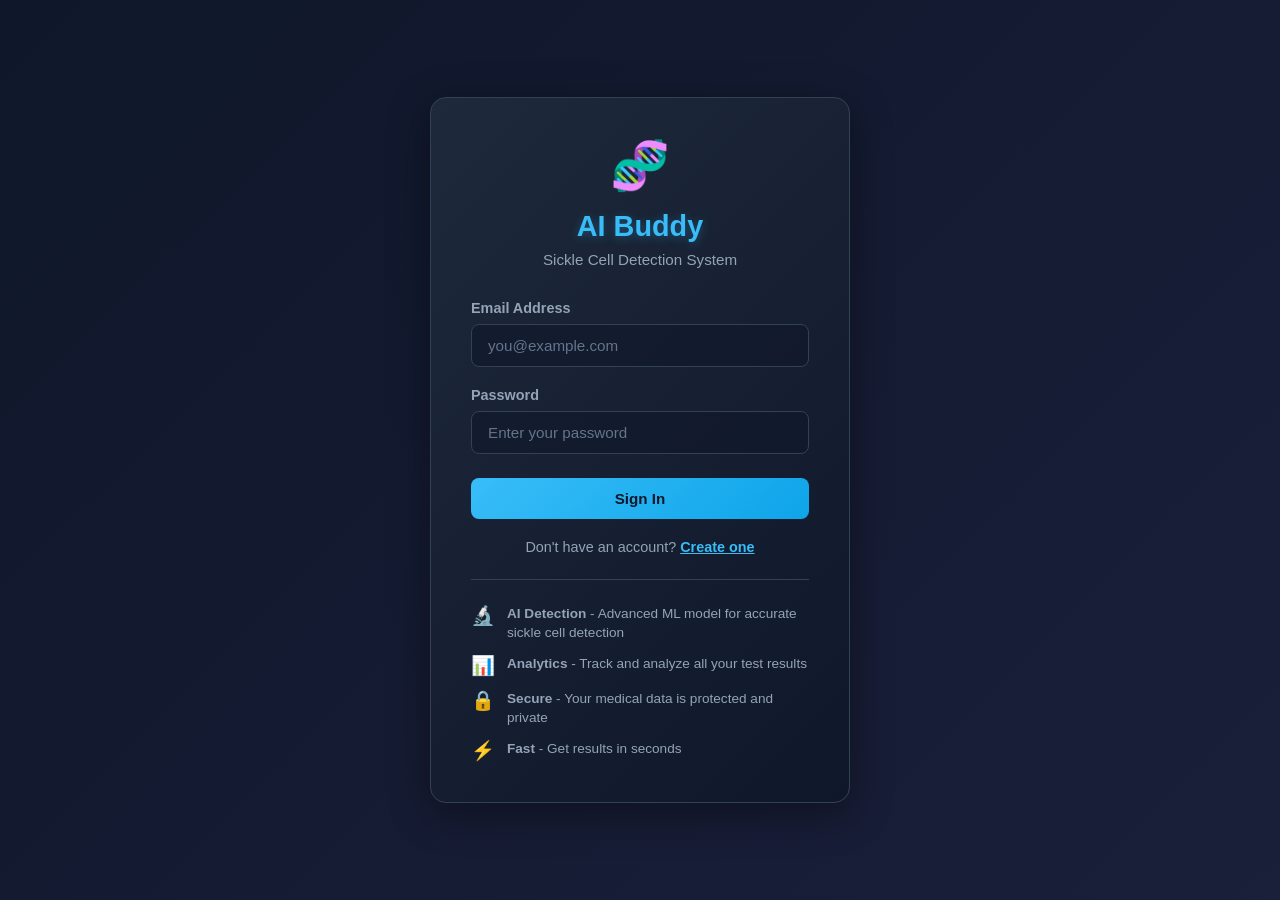
<file: templates/auth.html>
<!DOCTYPE html>
<html lang="en">
<head>
  <meta charset="UTF-8"/>
  <meta name="viewport" content="width=device-width, initial-scale=1.0"/>
  <title>Login - Sickle Cell Detection</title>
  <style>
    * { margin: 0; padding: 0; box-sizing: border-box; }

    body {
      font-family: 'Segoe UI', Tahoma, Geneva, Verdana, sans-serif;
      background: linear-gradient(135deg, #0f172a 0%, #1a1f3a 100%);
      color: #e2e8f0;
      min-height: 100vh;
      display: flex;
      justify-content: center;
      align-items: center;
      padding: 20px;
    }

    .container {
      width: 100%;
      max-width: 420px;
    }

    .auth-card {
      background: linear-gradient(135deg, #1e293b 0%, #0f172a 100%);
      border-radius: 16px;
      padding: 40px;
      box-shadow: 0 10px 40px rgba(0, 0, 0, 0.4);
      border: 1px solid #334155;
    }

    .auth-header {
      text-align: center;
      margin-bottom: 32px;
    }

    .auth-logo {
      font-size: 3rem;
      margin-bottom: 16px;
    }

    .auth-title {
      font-size: 1.8rem;
      font-weight: 700;
      color: #38bdf8;
      margin-bottom: 8px;
      text-shadow: 0 2px 10px rgba(56, 189, 248, 0.3);
    }

    .auth-subtitle {
      color: #94a3b8;
      font-size: 0.95rem;
    }

    .form-group {
      margin-bottom: 20px;
    }

    label {
      display: block;
      color: #94a3b8;
      font-size: 0.9rem;
      font-weight: 600;
      margin-bottom: 8px;
    }

    input[type="text"],
    input[type="email"],
    input[type="password"] {
      width: 100%;
      padding: 12px 16px;
      background: rgba(15, 23, 42, 0.6);
      border: 1px solid #334155;
      border-radius: 8px;
      color: #e2e8f0;
      font-size: 0.95rem;
      transition: all 0.3s;
    }

    input[type="text"]:focus,
    input[type="email"]:focus,
    input[type="password"]:focus {
      outline: none;
      border-color: #38bdf8;
      box-shadow: 0 0 0 3px rgba(56, 189, 248, 0.1);
      background: rgba(15, 23, 42, 0.8);
    }

    input::placeholder {
      color: #64748b;
    }

    .button-group {
      display: flex;
      gap: 12px;
      margin-top: 24px;
    }

    button {
      flex: 1;
      padding: 12px;
      font-size: 0.95rem;
      font-weight: 700;
      border: none;
      border-radius: 8px;
      cursor: pointer;
      transition: all 0.3s;
    }

    button.primary {
      background: linear-gradient(135deg, #38bdf8 0%, #0ea5e9 100%);
      color: #0f172a;
    }

    button.primary:hover {
      transform: translateY(-2px);
      box-shadow: 0 8px 20px rgba(56, 189, 248, 0.3);
    }

    button.secondary {
      background: rgba(56, 189, 248, 0.2);
      color: #38bdf8;
      border: 1px solid #38bdf8;
    }

    button.secondary:hover {
      background: rgba(56, 189, 248, 0.3);
    }

    .toggle-form {
      text-align: center;
      margin-top: 20px;
      color: #94a3b8;
      font-size: 0.9rem;
    }

    .toggle-form button {
      background: none;
      border: none;
      color: #38bdf8;
      cursor: pointer;
      text-decoration: underline;
      font-weight: 700;
      padding: 0;
      font-size: 0.9rem;
    }

    .toggle-form button:hover {
      color: #0ea5e9;
    }

    .message {
      padding: 12px 16px;
      border-radius: 8px;
      margin-bottom: 20px;
      display: none;
      animation: slideDown 0.3s ease-out;
    }

    @keyframes slideDown {
      from {
        opacity: 0;
        transform: translateY(-10px);
      }
      to {
        opacity: 1;
        transform: translateY(0);
      }
    }

    .message.error {
      background: rgba(239, 68, 68, 0.2);
      color: #ef4444;
      border: 1px solid #ef4444;
    }

    .message.success {
      background: rgba(34, 197, 94, 0.2);
      color: #22c55e;
      border: 1px solid #22c55e;
    }

    .form-section {
      display: none;
    }

    .form-section.active {
      display: block;
    }

    .divider {
      display: flex;
      align-items: center;
      gap: 12px;
      margin: 24px 0;
      color: #64748b;
      font-size: 0.85rem;
    }

    .divider::before,
    .divider::after {
      content: '';
      flex: 1;
      height: 1px;
      background: #334155;
    }

    .features {
      display: grid;
      grid-template-columns: 1fr;
      gap: 12px;
      margin-top: 24px;
      padding-top: 24px;
      border-top: 1px solid #334155;
    }

    .feature {
      display: flex;
      gap: 12px;
      align-items: flex-start;
      color: #94a3b8;
      font-size: 0.85rem;
    }

    .feature-icon {
      font-size: 1.2rem;
      flex-shrink: 0;
    }

    .feature-text {
      line-height: 1.4;
    }

    @media (max-width: 480px) {
      .auth-card {
        padding: 24px;
      }

      .auth-title {
        font-size: 1.5rem;
      }

      .button-group {
        flex-direction: column;
      }

      button {
        flex: none;
        width: 100%;
      }
    }
  </style>
</head>
<body>

  <div class="container">
    <div class="auth-card">
      
      <!-- ═════════════════════════════════════════ HEADER ═════════════════════════════════════════ -->
      <div class="auth-header">
        <div class="auth-logo">🧬</div>
        <h1 class="auth-title">AI Buddy</h1>
        <p class="auth-subtitle">Sickle Cell Detection System</p>
      </div>

      <div class="message" id="message"></div>

      <!-- ═════════════════════════════════════════ LOGIN FORM ═════════════════════════════════════════ -->
      <form class="form-section active" id="loginForm" onsubmit="handleLogin(event)">
        <div class="form-group">
          <label for="loginEmail">Email Address</label>
          <input type="email" id="loginEmail" placeholder="you@example.com" required>
        </div>

        <div class="form-group">
          <label for="loginPassword">Password</label>
          <input type="password" id="loginPassword" placeholder="Enter your password" required>
        </div>

        <div class="button-group">
          <button type="submit" class="primary">Sign In</button>
        </div>

        <div class="toggle-form">
          Don't have an account? <button type="button" onclick="toggleForms()">Create one</button>
        </div>
      </form>

      <!-- ═════════════════════════════════════════ REGISTER FORM ═════════════════════════════════════════ -->
      <form class="form-section" id="registerForm" onsubmit="handleRegister(event)">
        <div class="form-group">
          <label for="registerName">Full Name</label>
          <input type="text" id="registerName" placeholder="Your full name" required>
        </div>

        <div class="form-group">
          <label for="registerEmail">Email Address</label>
          <input type="email" id="registerEmail" placeholder="you@example.com" required>
        </div>

        <div class="form-group">
          <label for="registerPassword">Password</label>
          <input type="password" id="registerPassword" placeholder="Create a strong password" required>
        </div>

        <div class="form-group">
          <label for="registerConfirm">Confirm Password</label>
          <input type="password" id="registerConfirm" placeholder="Confirm your password" required>
        </div>

        <div class="button-group">
          <button type="submit" class="primary">Create Account</button>
        </div>

        <div class="toggle-form">
          Already have an account? <button type="button" onclick="toggleForms()">Sign in</button>
        </div>
      </form>

      <!-- ═════════════════════════════════════════ FEATURES ═════════════════════════════════════════ -->
      <div class="features">
        <div class="feature">
          <div class="feature-icon">🔬</div>
          <div class="feature-text"><strong>AI Detection</strong> - Advanced ML model for accurate sickle cell detection</div>
        </div>
        <div class="feature">
          <div class="feature-icon">📊</div>
          <div class="feature-text"><strong>Analytics</strong> - Track and analyze all your test results</div>
        </div>
        <div class="feature">
          <div class="feature-icon">🔒</div>
          <div class="feature-text"><strong>Secure</strong> - Your medical data is protected and private</div>
        </div>
        <div class="feature">
          <div class="feature-icon">⚡</div>
          <div class="feature-text"><strong>Fast</strong> - Get results in seconds</div>
        </div>
      </div>

    </div>
  </div>

  <script>
    const message = document.getElementById('message');

    function showMessage(text, type) {
      message.textContent = text;
      message.className = `message ${type}`;
      message.style.display = 'block';
      if (type === 'success') {
        setTimeout(() => message.style.display = 'none', 3000);
      }
    }

    function toggleForms() {
      document.getElementById('loginForm').classList.toggle('active');
      document.getElementById('registerForm').classList.toggle('active');
      message.style.display = 'none';
    }

    async function handleLogin(e) {
      e.preventDefault();
      const email = document.getElementById('loginEmail').value;
      const password = document.getElementById('loginPassword').value;

      try {
        const res = await fetch('/login', {
          method: 'POST',
          headers: { 'Content-Type': 'application/json' },
          body: JSON.stringify({ email, password })
        });

        const data = await res.json();

        if (res.ok) {
          showMessage('Login successful! Redirecting...', 'success');
          setTimeout(() => window.location.href = '/', 1500);
        } else {
          showMessage(data.message || 'Login failed', 'error');
        }
      } catch (e) {
        showMessage('An error occurred: ' + e.message, 'error');
      }
    }

    async function handleRegister(e) {
      e.preventDefault();
      const name = document.getElementById('registerName').value;
      const email = document.getElementById('registerEmail').value;
      const password = document.getElementById('registerPassword').value;
      const confirmPassword = document.getElementById('registerConfirm').value;

      if (password !== confirmPassword) {
        showMessage('Passwords do not match', 'error');
        return;
      }

      if (password.length < 6) {
        showMessage('Password must be at least 6 characters', 'error');
        return;
      }

      try {
        const res = await fetch('/register', {
          method: 'POST',
          headers: { 'Content-Type': 'application/json' },
          body: JSON.stringify({ name, email, password })
        });

        const data = await res.json();

        if (res.ok) {
          showMessage(data.message, 'success');
          setTimeout(() => toggleForms(), 2000);
          document.getElementById('registerForm').reset();
        } else {
          showMessage(data.message || 'Registration failed', 'error');
        }
      } catch (e) {
        showMessage('An error occurred: ' + e.message, 'error');
      }
    }
  </script>

</body>
</html>
</file>
